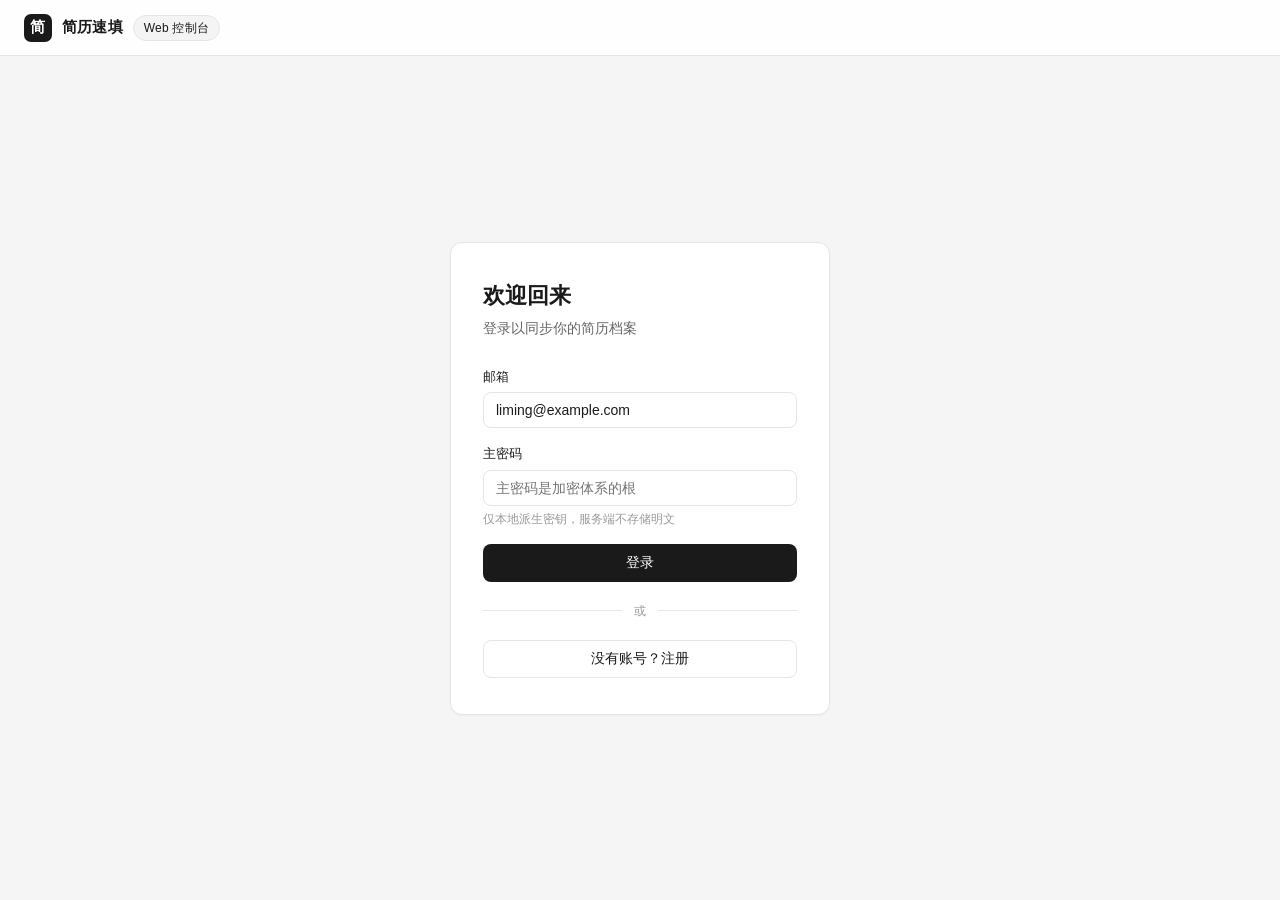
<file: web/index.html>
<!DOCTYPE html>
<html lang="zh-CN">
<head>
  <meta charset="UTF-8">
  <meta name="viewport" content="width=device-width, initial-scale=1.0">
  <meta http-equiv="Cache-Control" content="no-cache, no-store, must-revalidate">
  <meta http-equiv="Pragma" content="no-cache">
  <meta http-equiv="Expires" content="0">
  <title>简历速填 · Web 控制台</title>
  <link rel="stylesheet" href="./assets/styles.css?v=20261023u">
</head>
<body>
  <div class="app-shell">
    <header class="topbar">
      <div class="brand">
        <span class="logo">简</span>
        <span>简历速填</span>
        <span class="chip chip-accent">Web 控制台</span>
      </div>
      <div id="topActions"></div>
    </header>
    <main class="shell-main" id="app"></main>
  </div>
  <script type="module" src="./js/app.js?v=20261023u"></script>
</body>
</html>
</file>
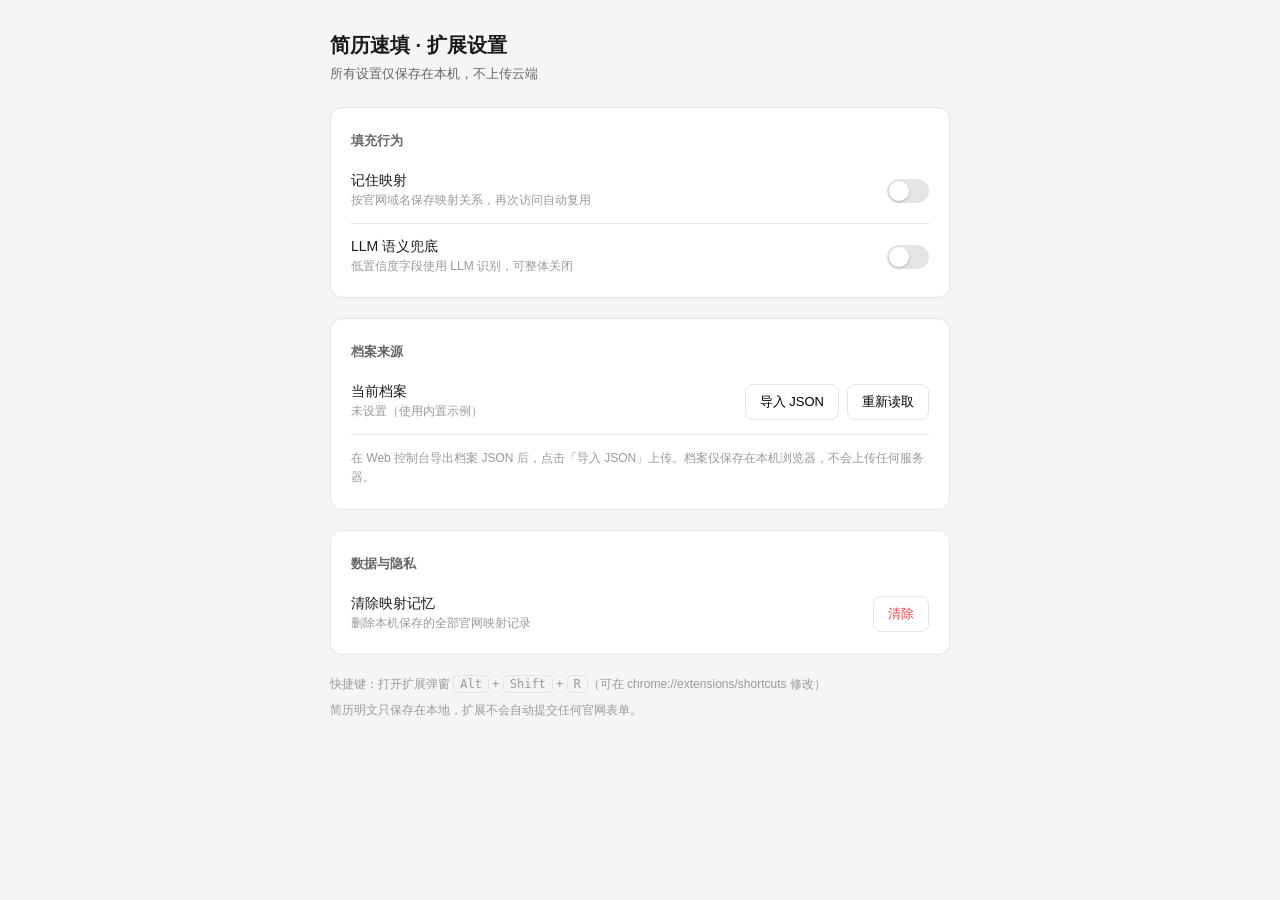
<file: extension/options.html>
<!DOCTYPE html>
<html lang="zh-CN">
<head>
  <meta charset="UTF-8">
  <title>简历速填 · 选项</title>
  <style>
    :root{--border:#e5e5e5;--surface-2:#fafafa;--text:#1a1a1a;--text-2:#666;--text-3:#999;--accent:#1a1a1a;--success:#10b981}
    *{box-sizing:border-box;margin:0;padding:0}
    body{font-family:-apple-system,BlinkMacSystemFont,"Segoe UI","PingFang SC",sans-serif;background:#f5f5f5;color:var(--text);font-size:14px;padding:32px}
    .wrap{max-width:620px;margin:0 auto}
    h1{font-size:20px;margin-bottom:6px}
    .sub{color:var(--text-2);font-size:13px;margin-bottom:24px}
    .card{background:#fff;border:1px solid var(--border);border-radius:12px;padding:8px 20px;margin-bottom:20px}
    .group-title{font-size:13px;font-weight:600;color:var(--text-2);margin:16px 0 8px}
    .row{display:flex;align-items:center;justify-content:space-between;padding:14px 0;border-bottom:1px solid var(--border);gap:16px}
    .row:last-child{border-bottom:none}
    .row .t{font-weight:500}
    .row .d{font-size:12px;color:var(--text-3);margin-top:2px}
    .toggle{width:42px;height:24px;border-radius:12px;background:var(--border);position:relative;cursor:pointer;transition:background .2s;flex-shrink:0}
    .toggle::after{content:"";position:absolute;top:2px;left:2px;width:20px;height:20px;border-radius:50%;background:#fff;transition:transform .2s;box-shadow:0 1px 3px rgba(0,0,0,.2)}
    .toggle.on{background:var(--accent)}
    .toggle.on::after{transform:translateX(18px)}
    .btn{padding:8px 14px;border-radius:8px;border:1px solid var(--border);background:#fff;font-size:13px;cursor:pointer}
    .btn:hover{background:var(--surface-2)}
    .btn-danger{color:#ef4444;border-color:var(--border)}
    .btn-danger:hover{border-color:#ef4444;background:#fef2f2}
    .status{font-size:12px;color:var(--success);margin-left:8px}
    input[type=text]{width:220px;padding:8px 10px;border:1px solid var(--border);border-radius:8px;font-size:13px}
    .hint{font-size:12px;color:var(--text-3);margin-top:16px;line-height:1.6}
    kbd{background:#f4f4f5;border:1px solid var(--border);border-radius:4px;padding:1px 6px;font-size:12px}
  </style>
</head>
<body>
  <div class="wrap">
    <h1>简历速填 · 扩展设置</h1>
    <p class="sub">所有设置仅保存在本机，不上传云端</p>

    <div class="card">
      <div class="group-title">填充行为</div>
      <div class="row">
        <div><div class="t">记住映射</div><div class="d">按官网域名保存映射关系，再次访问自动复用</div></div>
        <div class="toggle" id="tgMemory" role="switch"></div>
      </div>
      <div class="row">
        <div><div class="t">LLM 语义兜底</div><div class="d">低置信度字段使用 LLM 识别，可整体关闭</div></div>
        <div class="toggle" id="tgLlm" role="switch"></div>
      </div>
    </div>

    <div class="card">
      <div class="group-title">档案来源</div>
      <div class="row">
        <div><div class="t">当前档案</div><div class="d" id="profileName">未设置（使用内置示例）</div></div>
        <div style="display:flex;gap:8px">
          <button class="btn" id="btnImport">导入 JSON</button>
          <button class="btn" id="btnReload">重新读取</button>
        </div>
      </div>
      <input type="file" id="fileImport" accept=".json" style="display:none">
      <div class="row" style="border-bottom:none">
        <div style="font-size:12px;color:var(--text-3);line-height:1.6">
          在 Web 控制台导出档案 JSON 后，点击「导入 JSON」上传。档案仅保存在本机浏览器，不会上传任何服务器。
        </div>
      </div>
      <div class="status" id="importStatus" style="display:none;margin:0 0 12px"></div>
    </div>

    <div class="card">
      <div class="group-title">数据与隐私</div>
      <div class="row">
        <div><div class="t">清除映射记忆</div><div class="d">删除本机保存的全部官网映射记录</div></div>
        <button class="btn btn-danger" id="btnClear">清除</button>
      </div>
    </div>

    <div class="hint">
      <div>快捷键：打开扩展弹窗 <kbd>Alt</kbd> + <kbd>Shift</kbd> + <kbd>R</kbd>（可在 chrome://extensions/shortcuts 修改）</div>
      <div style="margin-top:6px">简历明文只保存在本地，扩展不会自动提交任何官网表单。</div>
    </div>
  </div>
  <script src="./options.js"></script>
</body>
</html>
</file>
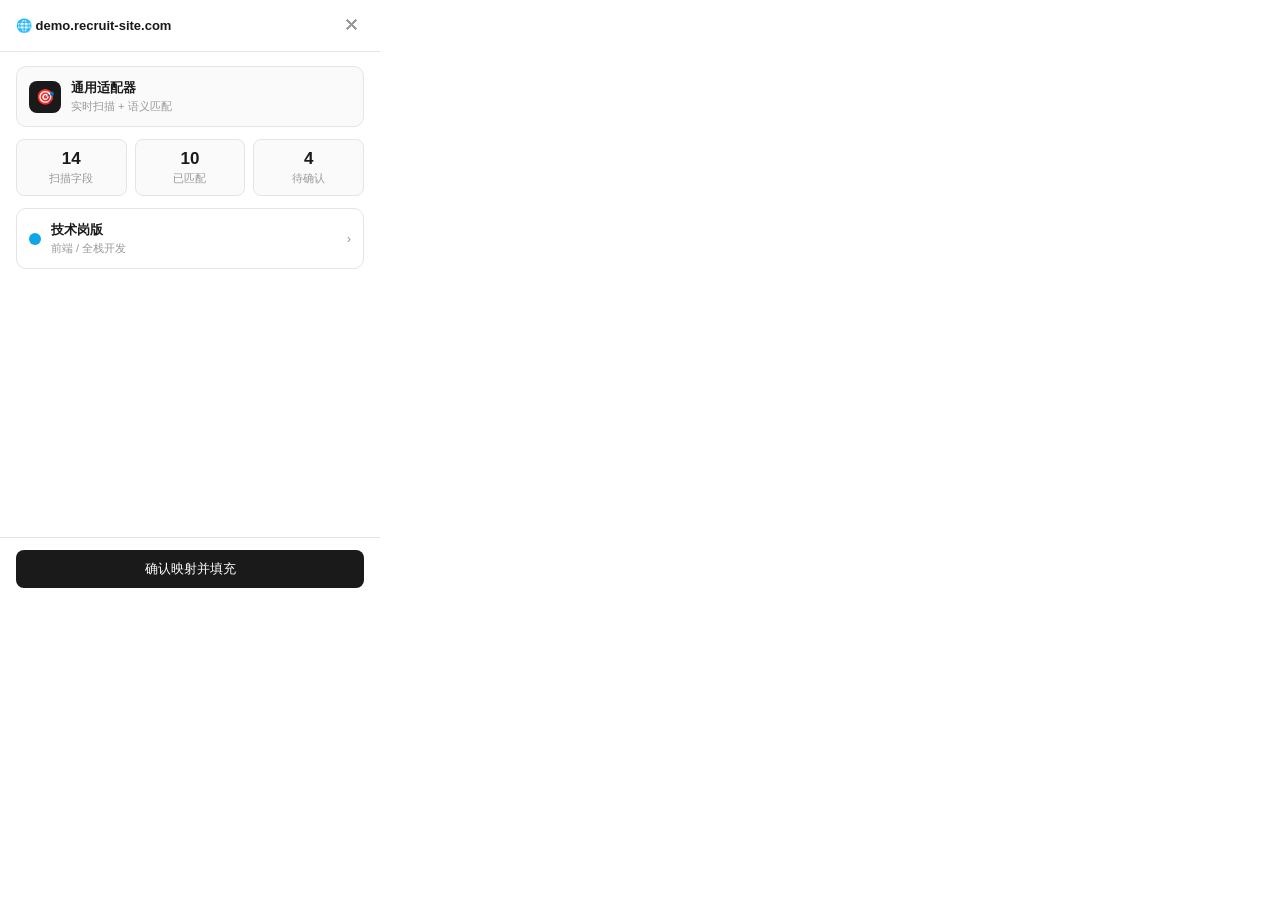
<file: extension/popup.html>
<!DOCTYPE html>
<html lang="zh-CN">
<head>
  <meta charset="UTF-8">
  <title>简历速填</title>
  <link rel="stylesheet" href="./popup.css">
</head>
<body>
  <div class="app" id="app">
    <div class="loading"><div class="spinner"></div>正在扫描当前页面…</div>
  </div>
  <script type="module" src="./popup.js"></script>
</body>
</html>
</file>
<file: web/assets/styles.css>
:root{
  --bg:#f5f5f5;
  --surface:#ffffff;
  --surface-2:#fafafa;
  --border:#e5e5e5;
  --border-strong:#d4d4d4;
  --text:#1a1a1a;
  --text-2:#666666;
  --text-3:#999999;
  --accent:#1a1a1a;
  --accent-hover:#2d2d2d;
  --success:#10b981;
  --warning:#f59e0b;
  --danger:#ef4444;
  --shadow-sm:0 1px 2px rgba(0,0,0,.04);
  --shadow:0 4px 16px rgba(0,0,0,.06);
  --shadow-lg:0 12px 40px rgba(0,0,0,.12);
  --radius:12px;
  --radius-sm:8px;
}
*{box-sizing:border-box;margin:0;padding:0}
html,body{height:100%}
body{
  font-family:-apple-system,BlinkMacSystemFont,"Segoe UI","PingFang SC","Microsoft YaHei",sans-serif;
  background:var(--bg);color:var(--text);font-size:14px;line-height:1.5;
  -webkit-font-smoothing:antialiased;
}
button{font-family:inherit;cursor:pointer;border:none;background:none;color:inherit}
input,select,textarea{font-family:inherit;font-size:14px;color:var(--text)}
a{color:inherit;text-decoration:none}

/* ---------- App shell ---------- */
.app-shell{min-height:100vh;display:flex;flex-direction:column}
.topbar{
  position:sticky;top:0;z-index:50;height:56px;padding:0 24px;
  display:flex;align-items:center;justify-content:space-between;
  background:rgba(255,255,255,.85);backdrop-filter:blur(12px);border-bottom:1px solid var(--border);
}
.brand{display:flex;align-items:center;gap:10px;font-weight:700;font-size:15px;letter-spacing:.2px}
.brand .logo{
  width:28px;height:28px;border-radius:7px;background:var(--accent);color:#fff;
  display:flex;align-items:center;justify-content:center;font-size:15px;font-weight:800;
}
.shell-main{flex:1;display:flex;flex-direction:column}

/* ---------- Generic ---------- */
.container{max-width:1120px;margin:0 auto;padding:32px 24px;width:100%}
.btn{
  display:inline-flex;align-items:center;gap:6px;padding:9px 16px;border-radius:8px;
  font-size:14px;font-weight:500;transition:all .15s;border:1px solid transparent;white-space:nowrap;
}
.btn-primary{background:var(--accent);color:#fff}
.btn-primary:hover{background:var(--accent-hover)}
.btn-ghost{background:var(--surface);border-color:var(--border);color:var(--text)}
.btn-ghost:hover{border-color:var(--border-strong);background:var(--surface-2)}
.btn-danger{color:var(--danger);border-color:var(--border)}
.btn-danger:hover{border-color:var(--danger);background:#fef2f2}
.btn-sm{padding:6px 12px;font-size:13px}
.btn-block{width:100%;justify-content:center}
.card{background:var(--surface);border:1px solid var(--border);border-radius:var(--radius);box-shadow:var(--shadow-sm)}

.chip{
  display:inline-flex;align-items:center;gap:4px;padding:3px 10px;border-radius:999px;
  font-size:12px;font-weight:500;background:var(--surface-2);border:1px solid var(--border);color:var(--text-2);
}
.chip-accent{background:#f4f4f5;color:var(--text)}
.chip-success{background:#ecfdf5;color:#059669;border-color:#a7f3d0}
.chip-warning{background:#fffbeb;color:#d97706;border-color:#fde68a}
.chip-danger{background:#fef2f2;color:#dc2626;border-color:#fecaca}

.field{margin-bottom:16px}
.field label{display:block;font-size:13px;font-weight:500;margin-bottom:6px}
.field input,.field select,.field textarea{
  width:100%;padding:9px 12px;border:1px solid var(--border);border-radius:8px;
  background:var(--surface);transition:border-color .15s;
}
.field input:focus,.field select:focus,.field textarea:focus{
  outline:none;border-color:var(--accent);box-shadow:0 0 0 3px rgba(0,0,0,.05);
}
.field .hint{font-size:12px;color:var(--text-3);margin-top:4px}

.empty{text-align:center;padding:48px 24px;color:var(--text-3)}
.empty .icon{font-size:40px;margin-bottom:12px;opacity:.5}

/* ---------- Auth ---------- */
.auth-wrap{flex:1;display:flex;align-items:center;justify-content:center;padding:40px 24px}
.auth-card{width:100%;max-width:380px;padding:36px 32px}
.auth-card h1{font-size:22px;font-weight:700;margin-bottom:6px}
.auth-card .sub{color:var(--text-2);margin-bottom:28px;font-size:14px}
.fingerprint-btn{
  width:72px;height:72px;border-radius:50%;background:var(--accent);color:#fff;
  display:flex;align-items:center;justify-content:center;margin:8px auto 20px;font-size:34px;
  transition:transform .2s;
}
.fingerprint-btn:hover{transform:scale(1.05)}
.divider{display:flex;align-items:center;gap:12px;margin:20px 0;color:var(--text-3);font-size:12px}
.divider::before,.divider::after{content:"";flex:1;height:1px;background:var(--border)}

/* ---------- Page head ---------- */
.page-head{display:flex;align-items:flex-end;justify-content:space-between;margin-bottom:24px;gap:16px;flex-wrap:wrap}
.page-head h1{font-size:22px;font-weight:700}
.page-head p{color:var(--text-2);font-size:14px;margin-top:4px}
.page-head .actions{display:flex;gap:10px}

/* ---------- Profile list ---------- */
.profile-grid{display:grid;grid-template-columns:repeat(auto-fill,minmax(280px,1fr));gap:16px}
.profile-card{
  background:var(--surface);border:1px solid var(--border);border-radius:var(--radius);
  padding:20px;cursor:pointer;transition:all .2s;position:relative;overflow:hidden;box-shadow:var(--shadow-sm);
}
.profile-card:hover{box-shadow:var(--shadow);transform:translateY(-1px)}
.profile-card .color-bar{position:absolute;left:0;top:0;bottom:0;width:4px}
.profile-card .card-top{display:flex;align-items:center;gap:12px;margin-bottom:14px;padding-left:8px}
.avatar{
  width:44px;height:44px;border-radius:50%;background:var(--surface-2);
  display:flex;align-items:center;justify-content:center;font-weight:700;color:var(--text-2);
  border:1px solid var(--border);flex-shrink:0;overflow:hidden;
}
.avatar img{width:100%;height:100%;object-fit:cover}
.profile-card .name{font-weight:600;font-size:15px}
.profile-card .target{font-size:12px;color:var(--text-3);margin-top:2px}
.profile-card .stats{
  display:flex;gap:16px;padding-left:8px;padding-top:12px;border-top:1px dashed var(--border);
  color:var(--text-2);font-size:12px;
}
.profile-card .stats b{color:var(--text);font-weight:600}
.profile-card .updated{padding-left:8px;color:var(--text-3);font-size:11px;margin-top:10px}
.new-card{
  border:2px dashed var(--border-strong);display:flex;flex-direction:column;
  align-items:center;justify-content:center;min-height:180px;color:var(--text-3);transition:all .2s;
}
.new-card:hover{border-color:var(--accent);color:var(--accent);background:var(--surface-2)}
.new-card .plus{font-size:28px;margin-bottom:8px}
.color-dot{width:16px;height:16px;border-radius:50%;display:inline-block;cursor:pointer}

/* ---------- Import wizard ---------- */
.wizard{max-width:760px;margin:0 auto}
.stepper{display:flex;align-items:center;margin-bottom:36px}
.step{display:flex;align-items:center;gap:8px;flex:1}
.step .num{
  width:28px;height:28px;border-radius:50%;background:var(--surface-2);border:1px solid var(--border);
  display:flex;align-items:center;justify-content:center;font-size:13px;font-weight:600;color:var(--text-2);
  transition:all .2s;
}
.step.active .num{background:var(--accent);color:#fff;border-color:var(--accent)}
.step.done .num{background:var(--success);color:#fff;border-color:var(--success)}
.step .label{font-size:13px;color:var(--text-2);font-weight:500}
.step.active .label{color:var(--text)}
.step-line{flex:1;height:1px;background:var(--border);margin:0 8px}
.step-line.done{background:var(--success)}

.dropzone{
  border:2px dashed var(--border-strong);border-radius:var(--radius);padding:48px 24px;
  text-align:center;cursor:pointer;transition:all .2s;background:var(--surface);
}
.dropzone:hover,.dropzone.drag{border-color:var(--accent);background:var(--surface-2)}
.dropzone .up-icon{font-size:40px;margin-bottom:12px;color:var(--text-3)}
.dropzone .dz-title{font-weight:600;margin-bottom:4px}
.dropzone .dz-sub{color:var(--text-3);font-size:13px}

.parsing{text-align:center;padding:48px 24px}
.spinner{
  width:44px;height:44px;border:3px solid var(--border);border-top-color:var(--accent);
  border-radius:50%;animation:spin .8s linear infinite;margin:0 auto 16px;
}
@keyframes spin{to{transform:rotate(360deg)}}

.preview-field{display:grid;grid-template-columns:140px 1fr;gap:12px;padding:12px 0;border-bottom:1px solid var(--border);align-items:start}
.preview-field:last-child{border-bottom:none}
.preview-field .pf-label{font-size:13px;color:var(--text-2);font-weight:500;padding-top:8px}
.preview-field .pf-val input,.preview-field .pf-val textarea{
  width:100%;padding:8px 10px;border:1px solid var(--border);border-radius:6px;background:var(--surface);
}
.preview-field .pf-val textarea{min-height:72px;resize:vertical}
.preview-field.low-conf .pf-label::after{content:" 低置信度";color:var(--warning);font-size:11px;font-weight:400}
.confidence-bar{height:4px;border-radius:2px;background:var(--border);margin-top:6px;overflow:hidden}
.confidence-bar>i{display:block;height:100%;border-radius:2px}

.section-block{margin-bottom:24px}
.section-block>h3{
  font-size:14px;font-weight:600;margin-bottom:12px;padding-bottom:8px;border-bottom:1px solid var(--border);
  display:flex;align-items:center;gap:8px;
}

/* ---------- Editor ---------- */
.editor-layout{display:grid;grid-template-columns:200px 1fr;gap:24px;align-items:start}
.editor-nav{position:sticky;top:80px}
.editor-nav .nav-item{
  padding:10px 12px;border-radius:8px;color:var(--text-2);font-size:13px;cursor:pointer;
  display:flex;align-items:center;gap:8px;transition:all .15s;margin-bottom:2px;
}
.editor-nav .nav-item:hover{background:var(--surface-2)}
.editor-body .editor-section{margin-bottom:32px}
.editor-body .editor-section>h2{font-size:17px;font-weight:700;margin-bottom:16px;display:flex;align-items:center;gap:8px}
.row-2{display:grid;grid-template-columns:1fr 1fr;gap:16px}
.exp-item{border:1px solid var(--border);border-radius:10px;padding:16px;margin-bottom:12px;background:var(--surface)}
.exp-item .exp-head{display:flex;justify-content:space-between;align-items:center;margin-bottom:12px}
.exp-item .exp-head .t{font-weight:600;font-size:14px}
.custom-field-row{display:grid;grid-template-columns:1fr 1fr 100px auto;gap:10px;align-items:center;margin-bottom:10px}
.custom-field-row input,.custom-field-row select{padding:8px 10px;border:1px solid var(--border);border-radius:6px;width:100%}
.icon-btn{width:26px;height:26px;border-radius:6px;display:flex;align-items:center;justify-content:center;color:var(--text-3);transition:all .15s}
.icon-btn:hover{background:var(--surface-2);color:var(--text)}

/* ---------- Settings ---------- */
.settings-group{margin-bottom:24px}
.settings-group h3{font-size:14px;font-weight:600;margin-bottom:12px;color:var(--text-2)}
.setting-row{display:flex;align-items:center;justify-content:space-between;padding:14px 0;border-bottom:1px solid var(--border);gap:16px}
.setting-row:last-child{border-bottom:none}
.setting-row .sr-t{font-size:14px;font-weight:500}
.setting-row .sr-d{font-size:12px;color:var(--text-3);margin-top:2px}
.toggle{width:42px;height:24px;border-radius:12px;background:var(--border);position:relative;cursor:pointer;transition:background .2s;flex-shrink:0}
.toggle::after{content:"";position:absolute;top:2px;left:2px;width:20px;height:20px;border-radius:50%;background:#fff;transition:transform .2s;box-shadow:0 1px 3px rgba(0,0,0,.2)}
.toggle.on{background:var(--accent)}
.toggle.on::after{transform:translateX(18px)}
.device-item{display:flex;align-items:center;justify-content:space-between;padding:12px 0;border-bottom:1px solid var(--border)}
.device-item:last-child{border-bottom:none}
.device-item .di-info{display:flex;align-items:center;gap:12px}
.device-item .di-icon{width:36px;height:36px;border-radius:8px;background:var(--surface-2);display:flex;align-items:center;justify-content:center;font-size:18px}

/* ---------- Utilities ---------- */
.flex{display:flex}
.items-center{align-items:center}
.justify-between{justify-content:space-between}
.gap-8{gap:8px}.gap-12{gap:12px}.gap-16{gap:16px}
.mt-8{margin-top:8px}.mt-16{margin-top:16px}.mt-24{margin-top:24px}
.mb-8{margin-bottom:8px}.mb-12{margin-bottom:12px}.mb-16{margin-bottom:16px}
.text-2{color:var(--text-2)}.text-3{color:var(--text-3)}
.text-sm{font-size:12px}.text-xs{font-size:11px}
.font-semibold{font-weight:600}.font-bold{font-weight:700}
.hidden{display:none!important}
.w-full{width:100%}

/* ---------- Toast ---------- */
.toast{
  position:fixed;left:50%;bottom:32px;transform:translate(-50%,12px);
  background:var(--accent);color:#fff;padding:10px 18px;border-radius:999px;
  font-size:13px;box-shadow:var(--shadow-lg);opacity:0;pointer-events:none;
  transition:all .2s;z-index:200;
}
.toast.show{opacity:1;transform:translate(-50%,0)}
</file>
<file: extension/popup.css>
:root{
  --bg:#ffffff;
  --surface:#ffffff;
  --surface-2:#fafafa;
  --border:#e5e5e5;
  --border-strong:#d4d4d4;
  --text:#1a1a1a;
  --text-2:#666666;
  --text-3:#999999;
  --accent:#1a1a1a;
  --success:#10b981;
  --warning:#f59e0b;
  --danger:#ef4444;
  --radius:10px;
}
*{box-sizing:border-box;margin:0;padding:0}
body{
  width:380px;height:600px;
  font-family:-apple-system,BlinkMacSystemFont,"Segoe UI","PingFang SC","Microsoft YaHei",sans-serif;
  font-size:13px;color:var(--text);background:var(--bg);
  -webkit-font-smoothing:antialiased;
}
button{font-family:inherit;cursor:pointer;border:none;background:none;color:inherit}
input{font-family:inherit;font-size:13px;color:var(--text)}
.app{height:600px;display:flex;flex-direction:column;position:relative}

.topbar{
  height:52px;padding:0 16px;display:flex;align-items:center;justify-content:space-between;
  border-bottom:1px solid var(--border);flex-shrink:0;
}
.domain{font-size:13px;font-weight:600;display:flex;align-items:center;gap:6px}
.close{color:var(--text-3);font-size:16px;padding:4px}
.close:hover{color:var(--text)}

.body{flex:1;overflow-y:auto;padding:14px 16px}
.body::-webkit-scrollbar{width:4px}
.body::-webkit-scrollbar-thumb{background:var(--border-strong);border-radius:2px}

.footer{padding:12px 16px;border-top:1px solid var(--border);display:flex;gap:8px;flex-shrink:0}

.btn{
  display:inline-flex;align-items:center;justify-content:center;gap:6px;
  padding:9px 14px;border-radius:8px;font-size:13px;font-weight:500;
  transition:all .15s;border:1px solid transparent;white-space:nowrap;
}
.btn-primary{background:var(--accent);color:#fff}
.btn-primary:hover{background:#2d2d2d}
.btn-ghost{background:var(--surface);border-color:var(--border);color:var(--text)}
.btn-ghost:hover{background:var(--surface-2);border-color:var(--border-strong)}
.btn-block{width:100%}

.card{background:var(--surface);border:1px solid var(--border);border-radius:var(--radius);padding:12px}
.adapter{display:flex;align-items:center;gap:10px;background:var(--surface-2);border:1px solid var(--border);margin-bottom:12px}
.adapter .icon{width:32px;height:32px;border-radius:8px;background:var(--accent);color:#fff;display:flex;align-items:center;justify-content:center;font-size:15px;flex-shrink:0}
.adapter .t{font-size:13px;font-weight:600}
.adapter .s{font-size:11px;color:var(--text-3);margin-top:2px}

.stats{display:grid;grid-template-columns:repeat(3,1fr);gap:8px;margin-bottom:12px}
.stat{background:var(--surface-2);border:1px solid var(--border);border-radius:8px;padding:9px;text-align:center}
.stat .n{font-size:17px;font-weight:700}
.stat .l{font-size:11px;color:var(--text-3);margin-top:2px}

.profile{display:flex;align-items:center;gap:10px;border:1px solid var(--border);border-radius:10px;padding:12px;margin-bottom:12px}
.profile .dot{width:12px;height:12px;border-radius:50%;flex-shrink:0}
.profile .name{font-size:13px;font-weight:600}
.profile .sub{font-size:11px;color:var(--text-3);margin-top:2px}
.profile .arrow{color:var(--text-3);margin-left:auto}

.tip{
  background:#fffbeb;border:1px solid #fde68a;border-radius:8px;padding:10px;
  font-size:12px;color:#92400e;display:flex;gap:8px;align-items:flex-start;
}

.search{margin-bottom:10px}
.search input{
  width:100%;padding:8px 12px;border:1px solid var(--border);border-radius:8px;outline:none;
}
.search input:focus{border-color:var(--accent)}

.meta{font-size:11px;color:var(--text-2);margin-bottom:10px}
.meta b{font-weight:600}

.group{margin-bottom:14px}
.group .g-title{
  font-size:11px;font-weight:600;color:var(--text-2);letter-spacing:.5px;
  text-transform:uppercase;margin-bottom:6px;
}
.mrow{
  border:1px solid var(--border);border-radius:8px;padding:9px 10px;margin-bottom:8px;
  border-left-width:3px;border-left-style:solid;border-left-color:var(--border);
}
.mrow.matched{border-left-color:var(--success)}
.mrow.low{border-left-color:var(--warning)}
.mrow.unmatched{border-left-color:var(--danger)}
.mrow.skip{opacity:.6}
.mrow .site{font-size:12px;font-weight:500;display:flex;align-items:center;gap:5px;margin-bottom:5px}
.mrow .req{color:var(--danger);font-size:10px}
.pill{font-size:10px;padding:1px 6px;border-radius:4px;font-weight:500}
.pill.high{background:#ecfdf5;color:#059669}
.pill.low{background:#fffbeb;color:#d97706}
.pill.none{background:#fef2f2;color:#dc2626}
.map-row{display:flex;align-items:center;gap:6px}
.field-value{
  flex:1;min-height:29px;display:flex;align-items:center;padding:6px 9px;
  background:var(--surface-2);border:1px solid var(--border);border-radius:6px;
  font-size:12px;overflow:hidden;text-overflow:ellipsis;white-space:nowrap;
}
.field-value.empty{color:var(--text-3);font-style:italic}
.skip-btn{width:26px;height:26px;border-radius:6px;color:var(--text-3);display:flex;align-items:center;justify-content:center;flex-shrink:0}
.skip-btn:hover{background:var(--surface-2);color:var(--text)}
.skip-btn.on{color:var(--warning);background:var(--surface-2)}

.sheet-mask{
  position:absolute;inset:0;background:rgba(0,0,0,.4);display:flex;align-items:flex-end;z-index:20;
}
.sheet{
  width:100%;max-height:80%;background:#fff;border-radius:14px 14px 0 0;display:flex;flex-direction:column;
  animation:up .2s ease;
}
@keyframes up{from{transform:translateY(100%)}to{transform:translateY(0)}}
.sheet .sh{display:flex;align-items:center;justify-content:space-between;padding:13px 16px;border-bottom:1px solid var(--border);font-weight:600;font-size:13px}
.sheet .sb{padding:8px 10px;overflow-y:auto}
.pick{display:flex;align-items:center;justify-content:space-between;gap:12px;padding:10px 8px;border-radius:8px;cursor:pointer}
.pick:hover{background:var(--surface-2)}
.pick .pl{font-size:13px;font-weight:500}
.pick .pv{font-size:11px;color:var(--text-3);max-width:180px;overflow:hidden;text-overflow:ellipsis;white-space:nowrap}
.pick.skip{justify-content:center;color:var(--warning)}

.done{text-align:center;padding:36px 16px}
.done .check{
  width:60px;height:60px;border-radius:50%;background:var(--success);color:#fff;
  display:flex;align-items:center;justify-content:center;font-size:28px;margin:0 auto 14px;
  animation:pop .35s ease;
}
@keyframes pop{0%{transform:scale(0)}60%{transform:scale(1.1)}100%{transform:scale(1)}}
.done h3{font-size:17px;margin-bottom:4px}
.done .sub{font-size:12px;color:var(--text-2);margin-bottom:18px}
.done-stats{display:grid;grid-template-columns:1fr 1fr;gap:10px;margin-bottom:16px}
.done-stat{background:var(--surface-2);border:1px solid var(--border);border-radius:8px;padding:12px}
.done-stat .n{font-size:21px;font-weight:700}
.done-stat .l{font-size:11px;color:var(--text-3);margin-top:2px}
.warn{
  background:#fffbeb;border:1px solid #fde68a;border-radius:10px;padding:11px;text-align:left;
  font-size:12px;color:#92400e;display:flex;gap:8px;margin-bottom:14px;line-height:1.5;
}
.chips{display:flex;flex-wrap:wrap;gap:6px;justify-content:center}
.chip{font-size:11px;padding:3px 9px;border-radius:999px;background:#ecfdf5;color:#059669;border:1px solid #a7f3d0}

.loading{padding:60px 16px;text-align:center;color:var(--text-3)}
.spinner{width:36px;height:36px;border:3px solid var(--border);border-top-color:var(--accent);border-radius:50%;animation:spin .8s linear infinite;margin:0 auto 12px}
@keyframes spin{to{transform:rotate(360deg)}}

/* 🔧 诊断卡片（popup 首页） */
.debug-card{
  background:#f5f3ff;border:1px solid #c4b5fd;border-radius:10px;padding:12px;margin-bottom:12px;
}
.debug-card .dc-head{
  display:flex;align-items:center;justify-content:space-between;margin-bottom:8px;
}
.debug-card .dc-title{font-size:12px;font-weight:600;color:#5b21b6;display:flex;align-items:center;gap:6px}
.debug-card .dc-toggle{font-size:11px;color:#5b21b6;cursor:pointer;padding:2px 6px;border-radius:4px}
.debug-card .dc-toggle:hover{background:#ede9fe}
.debug-card .dc-body{display:none;font-size:11px;max-height:200px;overflow-y:auto}
.debug-card.open .dc-body{display:block}
.debug-card .dc-row{
  padding:4px 0;border-bottom:1px dashed #ddd6fe;display:flex;gap:6px;align-items:flex-start;
}
.debug-card .dc-row:last-child{border-bottom:none}
.debug-card .dc-row .dc-idx{color:var(--text-3);width:22px;flex-shrink:0}
.debug-card .dc-row .dc-label{flex:1;min-width:0;overflow:hidden;text-overflow:ellipsis;white-space:nowrap}
.debug-card .dc-row .dc-path{color:#7c3aed;font-family:monospace;font-size:10px;flex-shrink:0}
.debug-card .dc-row .dc-why{color:var(--text-3);flex-shrink:0}
.debug-card .dc-row.warn .dc-why{color:var(--warning)}
.debug-card .dc-row.ok .dc-why{color:var(--success)}
.debug-card .dc-row.bad .dc-why{color:var(--danger)}
.debug-card .dc-section{margin-bottom:6px}
.debug-card .dc-section:last-child{margin-bottom:0}
.debug-card .dc-section-title{font-size:11px;font-weight:600;color:#5b21b6;margin-bottom:2px;padding-top:4px}
.debug-card .dc-summary{font-size:11px;color:var(--text-2);margin-bottom:6px}

.flex{display:flex}.gap-8{gap:8px}.items-center{align-items:center}
</file>
